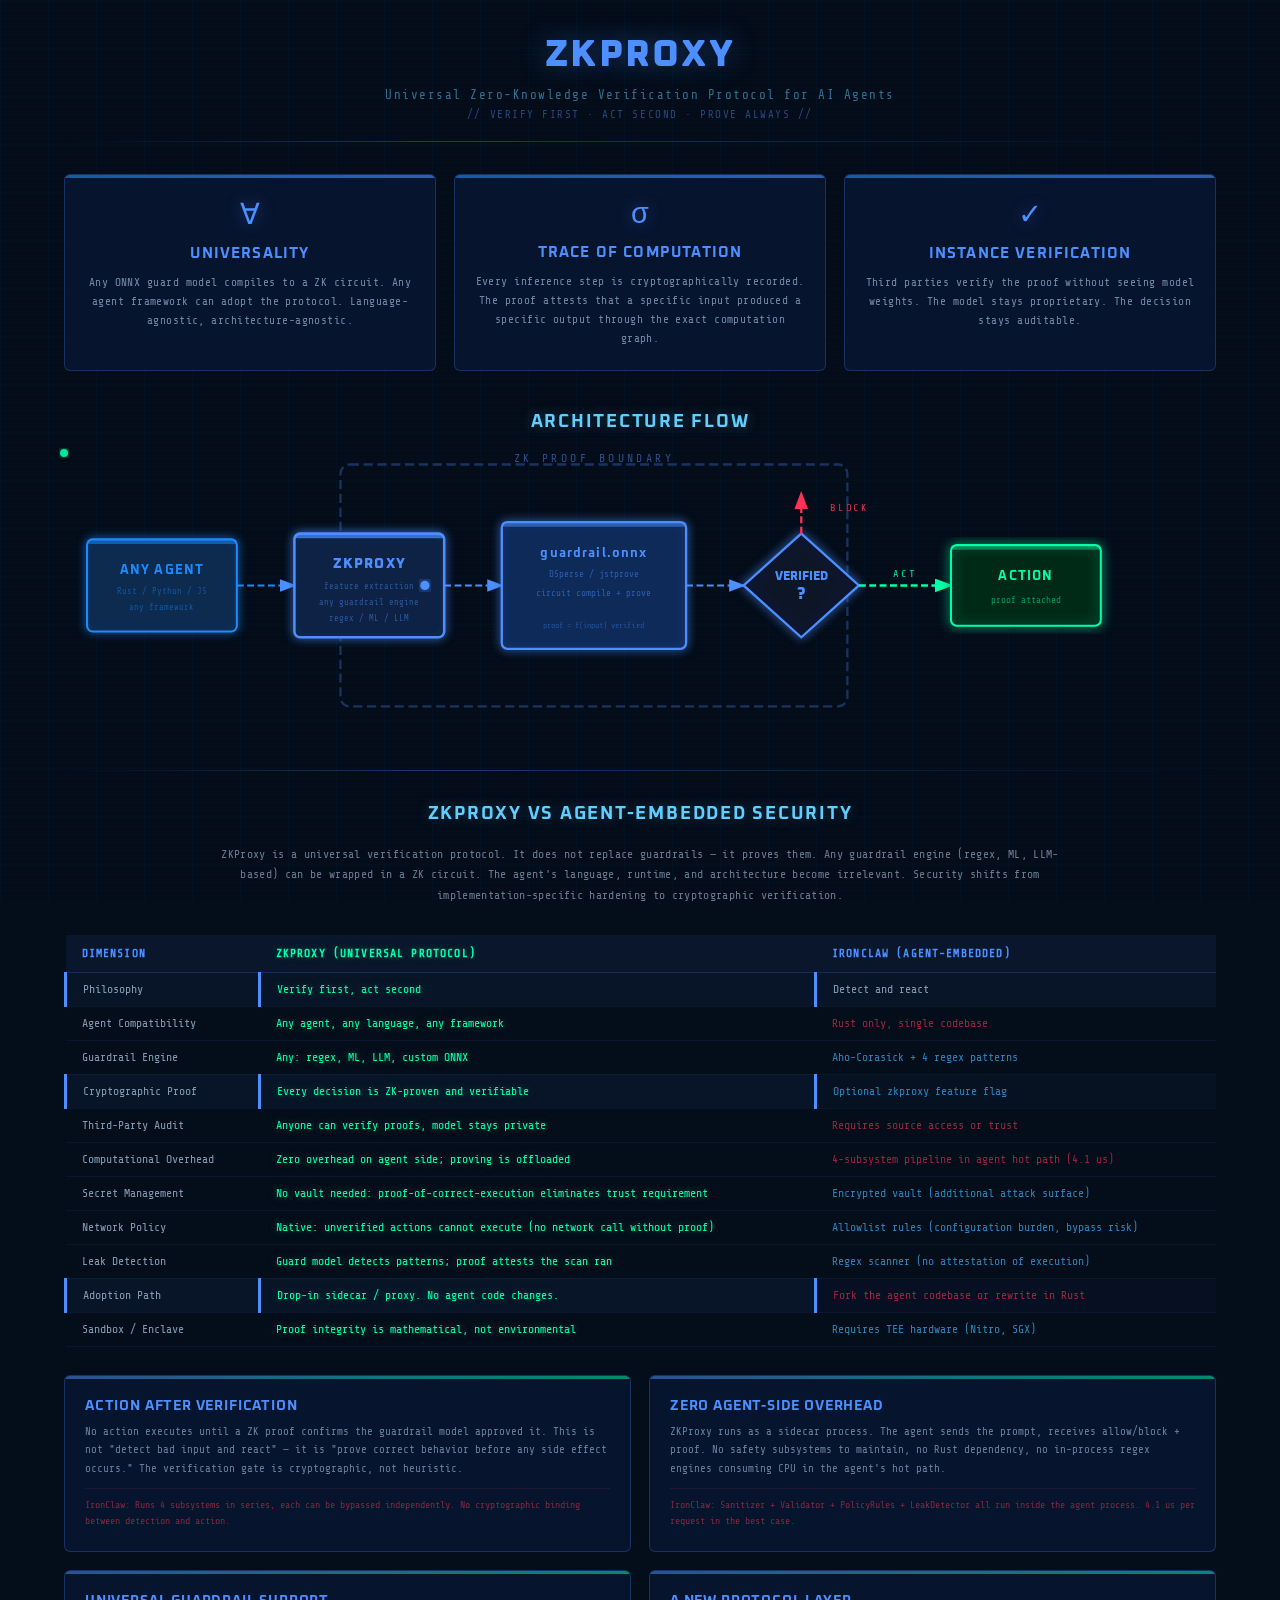
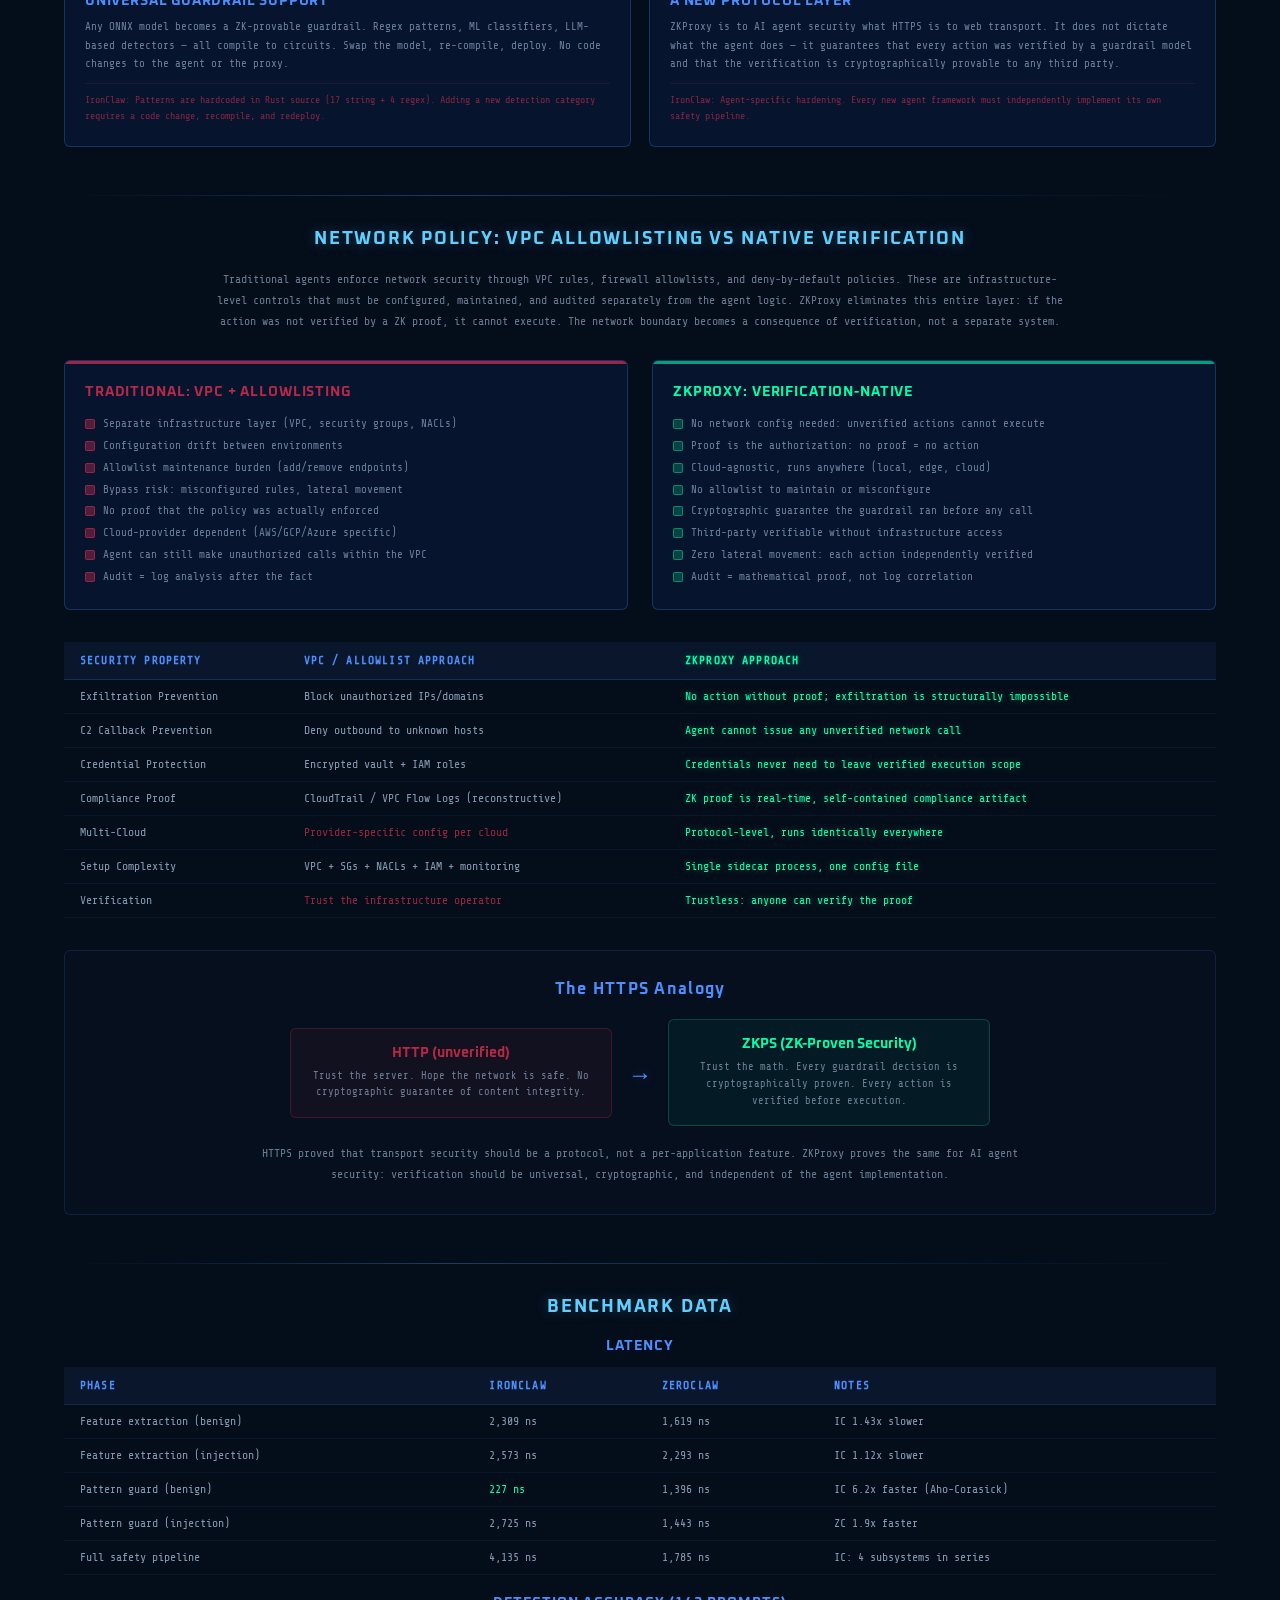
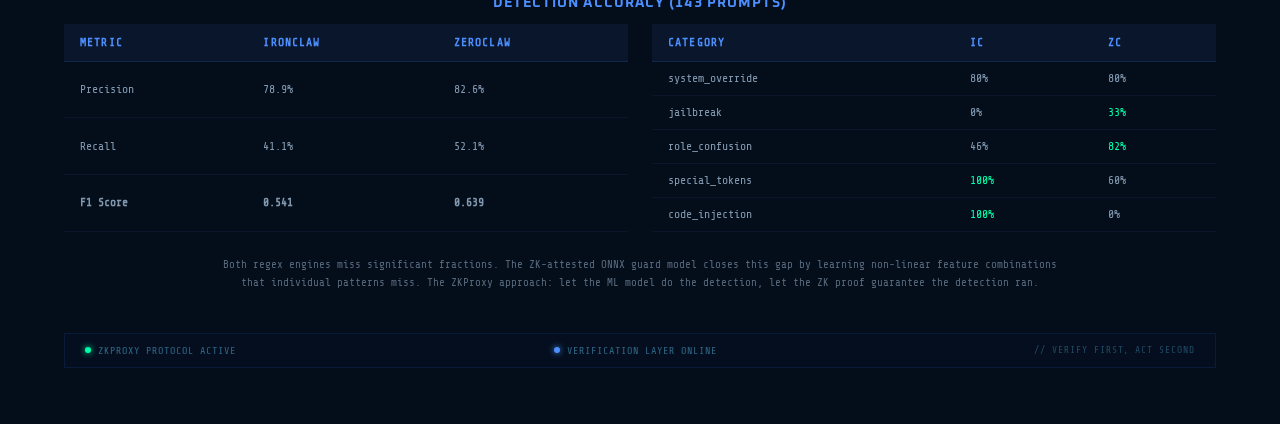
<file: docs/architechure.html>
<!DOCTYPE html>
<html lang="en">
<head>
<meta charset="UTF-8">
<meta name="viewport" content="width=device-width, initial-scale=1.0">
<title>ZKProxy — Universal Verification Protocol for AI Agents</title>
<style>
  @import url('https://fonts.googleapis.com/css2?family=Share+Tech+Mono&family=Oxanium:wght@400;700;800&display=swap');
  :root {
    --bg:#040d1a; --grid:rgba(0,140,255,0.04);
    --green:#00ffaa; --blue:#1a8cff;
    --blue-mid:#2a7fff; --blue-sky:#38b6ff;
    --blue-corn:#4d8fff; --blue-steel:#60cfff;
    --red:#ff3355;
    --text:#b8d4f0; --panel:rgba(4,15,35,0.96);
    --cyan:#60cfff; --cyan-dim:rgba(96,207,255,0.5);
    --card-bg:rgba(8,22,50,0.85); --card-border:rgba(77,143,255,0.25);
    --zk-glow:rgba(77,143,255,0.4);
  }
  *{margin:0;padding:0;box-sizing:border-box;}
  body{background:var(--bg);font-family:'Oxanium',sans-serif;color:var(--text);min-height:100vh;overflow-x:hidden;position:relative;}
  body::before{content:'';position:fixed;inset:0;background-image:linear-gradient(var(--grid) 1px,transparent 1px),linear-gradient(90deg,var(--grid) 1px,transparent 1px);background-size:48px 48px;pointer-events:none;z-index:0;}
  body::after{content:'';position:fixed;inset:0;background:repeating-linear-gradient(0deg,transparent,transparent 2px,rgba(0,0,0,0.06) 2px,rgba(0,0,0,0.06) 4px);pointer-events:none;z-index:1;}
  .wrapper{position:relative;z-index:2;padding:32px 24px 56px;max-width:1200px;margin:0 auto;}

  header{text-align:center;margin-bottom:12px;}
  header h1{font-weight:800;font-size:clamp(1.5rem,3.5vw,2.4rem);letter-spacing:0.06em;color:var(--blue-corn);text-shadow:0 0 28px var(--zk-glow);text-transform:uppercase;line-height:1.2;}
  header p.subtitle{font-family:'Share Tech Mono',monospace;font-size:0.78rem;color:var(--cyan-dim);letter-spacing:0.12em;margin-top:10px;}
  header p.tagline{font-family:'Share Tech Mono',monospace;font-size:0.68rem;color:rgba(77,143,255,0.45);letter-spacing:0.14em;margin-top:6px;}
  .divider{width:100%;height:1px;background:linear-gradient(90deg,transparent,var(--blue-corn),rgba(26,140,255,0.5),transparent);margin:20px 0 32px;opacity:0.35;}

  h2.section-title{font-size:1.1rem;font-weight:700;color:var(--cyan);letter-spacing:0.1em;text-transform:uppercase;margin-bottom:20px;text-align:center;text-shadow:0 0 14px rgba(96,207,255,0.3);}

  /* ZK Properties Banner */
  .zk-props{display:grid;grid-template-columns:repeat(3,1fr);gap:18px;margin-bottom:40px;}
  .zk-card{background:var(--card-bg);border:1px solid var(--card-border);border-radius:6px;padding:22px 20px;text-align:center;position:relative;overflow:hidden;transition:border-color 0.3s,box-shadow 0.3s;}
  .zk-card:hover{border-color:var(--blue-corn);box-shadow:0 0 24px rgba(77,143,255,0.15);}
  .zk-card::before{content:'';position:absolute;top:0;left:0;right:0;height:3px;background:linear-gradient(90deg,var(--blue),var(--blue-corn));opacity:0.6;}
  .zk-card h3{font-size:0.92rem;font-weight:700;color:var(--blue-corn);letter-spacing:0.08em;text-transform:uppercase;margin-bottom:10px;}
  .zk-card p{font-family:'Share Tech Mono',monospace;font-size:0.7rem;color:rgba(184,212,240,0.6);line-height:1.7;letter-spacing:0.04em;}
  .zk-card .icon{font-size:1.8rem;margin-bottom:10px;display:block;color:var(--blue-corn);text-shadow:0 0 16px var(--zk-glow);}

  /* Architecture SVG */
  .arch-section{margin-bottom:40px;}
  @keyframes dash{to{stroke-dashoffset:-20;}}
  @keyframes blink{0%,100%{opacity:1}50%{opacity:.2}}
  .da{animation:dash .8s linear infinite;}
  .db{animation:dash 1.2s linear infinite;}

  /* Comparison Section */
  .comparison-page{margin-bottom:48px;page-break-before:always;}
  .comparison-page .intro{font-family:'Share Tech Mono',monospace;font-size:0.72rem;color:rgba(184,212,240,0.55);line-height:1.8;text-align:center;max-width:860px;margin:0 auto 28px;letter-spacing:0.03em;}

  table{width:100%;border-collapse:collapse;font-family:'Share Tech Mono',monospace;font-size:0.72rem;}
  th{background:rgba(77,143,255,0.08);color:var(--blue-corn);font-weight:700;text-transform:uppercase;letter-spacing:0.1em;padding:12px 16px;text-align:left;border-bottom:1px solid rgba(77,143,255,0.2);}
  td{padding:10px 16px;border-bottom:1px solid rgba(77,143,255,0.08);color:rgba(184,212,240,0.7);}
  tr:hover td{background:rgba(77,143,255,0.04);}
  .check{color:var(--green);text-shadow:0 0 8px rgba(0,255,170,0.4);}
  .cross{color:var(--red);opacity:0.6;}
  .partial{color:var(--blue-sky);opacity:0.7;}
  .highlight-row td{background:rgba(77,143,255,0.06);border-left:3px solid var(--blue-corn);}
  th.zk-col{color:var(--green);text-shadow:0 0 8px rgba(0,255,170,0.3);}

  /* Principle Cards */
  .principle-grid{display:grid;grid-template-columns:repeat(2,1fr);gap:18px;margin:28px 0 40px;}
  .principle-card{background:var(--card-bg);border:1px solid var(--card-border);border-radius:6px;padding:22px 20px;position:relative;overflow:hidden;transition:border-color 0.3s,box-shadow 0.3s;}
  .principle-card:hover{border-color:var(--blue-corn);box-shadow:0 0 20px rgba(77,143,255,0.12);}
  .principle-card::before{content:'';position:absolute;top:0;left:0;right:0;height:3px;background:linear-gradient(90deg,var(--blue-corn),var(--green));opacity:0.5;}
  .principle-card h3{font-size:0.85rem;font-weight:700;color:var(--blue-corn);letter-spacing:0.06em;text-transform:uppercase;margin-bottom:8px;}
  .principle-card p{font-family:'Share Tech Mono',monospace;font-size:0.68rem;color:rgba(184,212,240,0.55);line-height:1.7;}
  .principle-card .vs{font-family:'Share Tech Mono',monospace;font-size:0.62rem;color:rgba(255,51,85,0.5);margin-top:10px;line-height:1.6;border-top:1px solid rgba(255,51,85,0.1);padding-top:8px;}

  /* Network Section */
  .network-page{margin-bottom:48px;page-break-before:always;}
  .net-compare{display:grid;grid-template-columns:1fr 1fr;gap:24px;margin:24px 0 32px;}
  .net-box{background:var(--card-bg);border:1px solid var(--card-border);border-radius:6px;padding:22px 20px;position:relative;overflow:hidden;}
  .net-box::before{content:'';position:absolute;top:0;left:0;right:0;height:3px;opacity:0.6;}
  .net-box.legacy::before{background:var(--red);}
  .net-box.zkp::before{background:var(--green);}
  .net-box h3{font-size:0.9rem;font-weight:700;letter-spacing:0.06em;text-transform:uppercase;margin-bottom:12px;}
  .net-box.legacy h3{color:rgba(255,51,85,0.7);}
  .net-box.zkp h3{color:var(--green);}
  .net-box ul{list-style:none;padding:0;}
  .net-box ul li{font-family:'Share Tech Mono',monospace;font-size:0.68rem;color:rgba(184,212,240,0.55);line-height:2;padding-left:18px;position:relative;}
  .net-box ul li::before{content:'';position:absolute;left:0;top:50%;transform:translateY(-50%);width:8px;height:8px;border-radius:2px;}
  .net-box.legacy ul li::before{background:rgba(255,51,85,0.3);border:1px solid rgba(255,51,85,0.4);}
  .net-box.zkp ul li::before{background:rgba(0,255,170,0.2);border:1px solid rgba(0,255,170,0.4);}

  /* Protocol Analogy */
  .protocol-section{text-align:center;margin:32px 0 40px;padding:28px 24px;border:1px solid rgba(77,143,255,0.15);background:rgba(77,143,255,0.02);border-radius:6px;}
  .protocol-section h3{font-size:1rem;font-weight:700;color:var(--blue-corn);letter-spacing:0.08em;margin-bottom:14px;}
  .protocol-section p{font-family:'Share Tech Mono',monospace;font-size:0.72rem;color:rgba(184,212,240,0.55);line-height:1.8;max-width:800px;margin:0 auto;}
  .protocol-analogy{display:grid;grid-template-columns:1fr auto 1fr;gap:16px;align-items:center;margin-top:20px;max-width:700px;margin-left:auto;margin-right:auto;}
  .proto-box{padding:16px;border-radius:6px;text-align:center;}
  .proto-box.http{background:rgba(255,51,85,0.05);border:1px solid rgba(255,51,85,0.2);}
  .proto-box.https{background:rgba(0,255,170,0.05);border:1px solid rgba(0,255,170,0.2);}
  .proto-box h4{font-size:0.85rem;font-weight:700;margin-bottom:6px;}
  .proto-box.http h4{color:rgba(255,51,85,0.7);}
  .proto-box.https h4{color:var(--green);}
  .proto-box p{font-family:'Share Tech Mono',monospace;font-size:0.65rem;line-height:1.6;}
  .proto-arrow{font-size:1.5rem;color:var(--blue-corn);text-shadow:0 0 12px var(--zk-glow);}

  /* Benchmark */
  .bench-section{margin-bottom:40px;}
  .bench-section h3{font-size:0.85rem;font-weight:700;color:var(--blue-corn);letter-spacing:0.08em;text-transform:uppercase;margin:20px 0 12px;text-align:center;}
  .bench-grid{display:grid;grid-template-columns:1fr 1fr;gap:24px;margin-bottom:24px;}

  /* Status Bar */
  .status-bar{display:flex;justify-content:space-between;align-items:center;margin-top:24px;padding:11px 20px;border:1px solid rgba(42,127,255,0.12);background:rgba(42,127,255,0.02);}
  .si{font-family:'Share Tech Mono',monospace;font-size:0.63rem;color:rgba(96,207,255,0.45);letter-spacing:0.1em;display:flex;align-items:center;gap:7px;}
  .sd{width:6px;height:6px;border-radius:50%;background:var(--green);animation:blink 2s infinite;box-shadow:0 0 6px var(--green);}
  .sd.b{background:var(--blue-corn);box-shadow:0 0 6px var(--blue-corn);animation-delay:.6s;}

  @media(max-width:800px){
    .zk-props,.principle-grid,.net-compare,.bench-grid{grid-template-columns:1fr;}
    .protocol-analogy{grid-template-columns:1fr;}
    .proto-arrow{transform:rotate(90deg);}
  }
</style>
</head>
<body>
<div class="wrapper">
  <header>
    <h1>ZKProxy</h1>
    <p class="subtitle">Universal Zero-Knowledge Verification Protocol for AI Agents</p>
    <p class="tagline">// VERIFY FIRST &middot; ACT SECOND &middot; PROVE ALWAYS //</p>
  </header>
  <div class="divider"></div>

  <!-- ZK Properties -->
  <div class="zk-props">
    <div class="zk-card">
      <span class="icon">&#x2200;</span>
      <h3>Universality</h3>
      <p>Any ONNX guard model compiles to a ZK circuit. Any agent framework can adopt the protocol. Language-agnostic, architecture-agnostic.</p>
    </div>
    <div class="zk-card">
      <span class="icon">&#x03C3;</span>
      <h3>Trace of Computation</h3>
      <p>Every inference step is cryptographically recorded. The proof attests that a specific input produced a specific output through the exact computation graph.</p>
    </div>
    <div class="zk-card">
      <span class="icon">&#x2713;</span>
      <h3>Instance Verification</h3>
      <p>Third parties verify the proof without seeing model weights. The model stays proprietary. The decision stays auditable.</p>
    </div>
  </div>

  <!-- Architecture Flow -->
  <div class="arch-section">
    <h2 class="section-title">Architecture Flow</h2>
    <svg viewBox="0 0 1000 240" style="width:100%;overflow:visible;display:block" xmlns="http://www.w3.org/2000/svg">
      <defs>
        <filter id="glow"><feGaussianBlur stdDeviation="4" result="b"/><feMerge><feMergeNode in="b"/><feMergeNode in="SourceGraphic"/></feMerge></filter>
        <filter id="glowG"><feGaussianBlur stdDeviation="5" result="b"/><feMerge><feMergeNode in="b"/><feMergeNode in="SourceGraphic"/></feMerge></filter>
        <marker id="aBlue" markerWidth="8" markerHeight="8" refX="7" refY="3" orient="auto"><path d="M0,0 L0,6 L8,3Z" fill="#4d8fff"/></marker>
        <marker id="aGreen" markerWidth="8" markerHeight="8" refX="7" refY="3" orient="auto"><path d="M0,0 L0,6 L8,3Z" fill="#00ffaa"/></marker>
        <marker id="aRed" markerWidth="8" markerHeight="8" refX="7" refY="3" orient="auto"><path d="M0,0 L0,6 L8,3Z" fill="#ff3355"/></marker>
      </defs>

      <!-- ZK Proof boundary -->
      <rect x="240" y="10" width="440" height="210" rx="8" fill="none" stroke="rgba(77,143,255,0.3)" stroke-width="2" stroke-dasharray="8,4"/>
      <text x="460" y="8" text-anchor="middle" font-family="'Share Tech Mono',monospace" font-size="10" fill="rgba(77,143,255,0.5)" letter-spacing="3">ZK PROOF BOUNDARY</text>

      <!-- Any Agent -->
      <g>
        <rect x="20" y="75" width="130" height="80" rx="5" fill="rgba(13,42,80,0.9)" stroke="#1a8cff" stroke-width="1.8" filter="url(#glow)"/>
        <rect x="20" y="75" width="130" height="4" rx="2" fill="#1a8cff" opacity="0.5"/>
        <text x="85" y="105" text-anchor="middle" font-family="'Oxanium',sans-serif" font-size="11" font-weight="700" fill="#1a8cff" letter-spacing="1">ANY AGENT</text>
        <text x="85" y="122" text-anchor="middle" font-family="'Share Tech Mono',monospace" font-size="7.5" fill="rgba(26,140,255,0.45)">Rust / Python / JS</text>
        <text x="85" y="136" text-anchor="middle" font-family="'Share Tech Mono',monospace" font-size="7.5" fill="rgba(26,140,255,0.45)">any framework</text>
      </g>

      <!-- Arrow: Agent -> ZKProxy -->
      <line x1="150" y1="115" x2="200" y2="115" stroke="#1a8cff" stroke-width="1.8" marker-end="url(#aBlue)" stroke-dasharray="6,3" class="da"/>

      <!-- ZKProxy -->
      <g>
        <rect x="200" y="70" width="130" height="90" rx="5" fill="rgba(10,34,68,0.95)" stroke="#4d8fff" stroke-width="2.2" filter="url(#glow)"/>
        <rect x="200" y="70" width="130" height="4" rx="2" fill="#4d8fff" opacity="0.7"/>
        <text x="265" y="100" text-anchor="middle" font-family="'Oxanium',sans-serif" font-size="12" font-weight="800" fill="#4d8fff" letter-spacing="1">ZKPROXY</text>
        <text x="265" y="118" text-anchor="middle" font-family="'Share Tech Mono',monospace" font-size="7.5" fill="rgba(77,143,255,0.48)">feature extraction</text>
        <text x="265" y="132" text-anchor="middle" font-family="'Share Tech Mono',monospace" font-size="7.5" fill="rgba(77,143,255,0.48)">any guardrail engine</text>
        <text x="265" y="146" text-anchor="middle" font-family="'Share Tech Mono',monospace" font-size="7.5" fill="rgba(77,143,255,0.48)">regex / ML / LLM</text>
      </g>

      <!-- Arrow: ZKProxy -> ONNX -->
      <line x1="330" y1="115" x2="380" y2="115" stroke="#4d8fff" stroke-width="1.8" marker-end="url(#aBlue)" stroke-dasharray="6,3" class="da"/>

      <!-- ONNX Model -->
      <g>
        <rect x="380" y="60" width="160" height="110" rx="5" fill="rgba(14,42,90,0.85)" stroke="#4d8fff" stroke-width="2" filter="url(#glow)"/>
        <rect x="380" y="60" width="160" height="4" rx="2" fill="#4d8fff" opacity="0.5"/>
        <text x="460" y="90" text-anchor="middle" font-family="'Oxanium',sans-serif" font-size="11" font-weight="700" fill="#4d8fff" letter-spacing="1">guardrail.onnx</text>
        <text x="460" y="108" text-anchor="middle" font-family="'Share Tech Mono',monospace" font-size="8" fill="rgba(77,143,255,0.5)">DSperse / jstprove</text>
        <text x="460" y="124" text-anchor="middle" font-family="'Share Tech Mono',monospace" font-size="8" fill="rgba(77,143,255,0.5)">circuit compile + prove</text>
        <text x="460" y="152" text-anchor="middle" font-family="'Share Tech Mono',monospace" font-size="7" fill="rgba(77,143,255,0.4)">proof = f(input) verified</text>
      </g>

      <!-- Arrow: ONNX -> Decision -->
      <line x1="540" y1="115" x2="590" y2="115" stroke="#4d8fff" stroke-width="1.8" marker-end="url(#aBlue)" stroke-dasharray="6,3" class="db"/>

      <!-- Decision -->
      <g>
        <polygon points="640,70 690,115 640,160 590,115" fill="rgba(7,18,40,0.95)" stroke="#4d8fff" stroke-width="2" filter="url(#glow)"/>
        <text x="640" y="110" text-anchor="middle" font-family="'Oxanium',sans-serif" font-size="10" font-weight="800" fill="#4d8fff">VERIFIED</text>
        <text x="640" y="127" text-anchor="middle" font-family="'Oxanium',sans-serif" font-size="14" font-weight="800" fill="#4d8fff">?</text>
      </g>

      <!-- ALLOW -->
      <line x1="690" y1="115" x2="770" y2="115" stroke="#00ffaa" stroke-width="2" marker-end="url(#aGreen)" stroke-dasharray="6,3" class="da"/>
      <text x="730" y="108" text-anchor="middle" font-family="'Share Tech Mono',monospace" font-size="9" fill="#00ffaa" letter-spacing="1.5" opacity="0.9">ACT</text>

      <!-- BLOCK -->
      <line x1="640" y1="70" x2="640" y2="35" stroke="#ff3355" stroke-width="2" marker-end="url(#aRed)" stroke-dasharray="6,3" class="da"/>
      <text x="665" y="50" font-family="'Share Tech Mono',monospace" font-size="9" fill="#ff3355" letter-spacing="1.5" opacity="0.9">BLOCK</text>

      <!-- ACT output -->
      <g>
        <rect x="770" y="80" width="130" height="70" rx="5" fill="rgba(0,42,24,0.85)" stroke="#00ffaa" stroke-width="1.8" filter="url(#glowG)"/>
        <rect x="770" y="80" width="130" height="4" rx="2" fill="#00ffaa" opacity="0.4"/>
        <text x="835" y="110" text-anchor="middle" font-family="'Oxanium',sans-serif" font-size="11" font-weight="700" fill="#00ffaa" letter-spacing="1">ACTION</text>
        <text x="835" y="130" text-anchor="middle" font-family="'Share Tech Mono',monospace" font-size="8" fill="rgba(0,255,170,0.5)">proof attached</text>
      </g>

      <!-- Animated particle -->
      <circle r="4" fill="#4d8fff" filter="url(#glow)" opacity="0.9">
        <animateMotion dur="2.5s" repeatCount="indefinite"><mpath href="#flow1"/></animateMotion>
        <animate attributeName="opacity" values="0;1;1;0" dur="2.5s" repeatCount="indefinite"/>
      </circle>
      <path id="flow1" d="M150,115 L200,115 L330,115 L380,115 L540,115 L590,115" fill="none"/>
      <circle r="3.5" fill="#00ffaa" filter="url(#glowG)" opacity="0.9">
        <animateMotion dur="1.5s" repeatCount="indefinite" begin="1.5s"><mpath href="#flow2"/></animateMotion>
        <animate attributeName="opacity" values="0;1;1;0" dur="1.5s" repeatCount="indefinite" begin="1.5s"/>
      </circle>
      <path id="flow2" d="M690,115 L770,115" fill="none"/>
    </svg>
  </div>

  <!-- =========================================================== -->
  <!-- PAGE 1: ZKProxy vs IronClaw Comparison                      -->
  <!-- =========================================================== -->
  <div class="comparison-page" id="comparison">
    <div class="divider"></div>
    <h2 class="section-title">ZKProxy vs Agent-Embedded Security</h2>
    <p class="intro">ZKProxy is a universal verification protocol. It does not replace guardrails — it proves them. Any guardrail engine (regex, ML, LLM-based) can be wrapped in a ZK circuit. The agent's language, runtime, and architecture become irrelevant. Security shifts from implementation-specific hardening to cryptographic verification.</p>

    <table>
      <thead>
        <tr>
          <th>Dimension</th>
          <th class="zk-col">ZKProxy (Universal Protocol)</th>
          <th>IronClaw (Agent-Embedded)</th>
        </tr>
      </thead>
      <tbody>
        <tr class="highlight-row">
          <td>Philosophy</td>
          <td class="check">Verify first, act second</td>
          <td>Detect and react</td>
        </tr>
        <tr>
          <td>Agent Compatibility</td>
          <td class="check">Any agent, any language, any framework</td>
          <td class="cross">Rust only, single codebase</td>
        </tr>
        <tr>
          <td>Guardrail Engine</td>
          <td class="check">Any: regex, ML, LLM, custom ONNX</td>
          <td class="partial">Aho-Corasick + 4 regex patterns</td>
        </tr>
        <tr class="highlight-row">
          <td>Cryptographic Proof</td>
          <td class="check">Every decision is ZK-proven and verifiable</td>
          <td class="partial">Optional zkproxy feature flag</td>
        </tr>
        <tr>
          <td>Third-Party Audit</td>
          <td class="check">Anyone can verify proofs, model stays private</td>
          <td class="cross">Requires source access or trust</td>
        </tr>
        <tr>
          <td>Computational Overhead</td>
          <td class="check">Zero overhead on agent side; proving is offloaded</td>
          <td class="cross">4-subsystem pipeline in agent hot path (4.1 us)</td>
        </tr>
        <tr>
          <td>Secret Management</td>
          <td class="check">No vault needed: proof-of-correct-execution eliminates trust requirement</td>
          <td class="partial">Encrypted vault (additional attack surface)</td>
        </tr>
        <tr>
          <td>Network Policy</td>
          <td class="check">Native: unverified actions cannot execute (no network call without proof)</td>
          <td class="partial">Allowlist rules (configuration burden, bypass risk)</td>
        </tr>
        <tr>
          <td>Leak Detection</td>
          <td class="check">Guard model detects patterns; proof attests the scan ran</td>
          <td class="partial">Regex scanner (no attestation of execution)</td>
        </tr>
        <tr class="highlight-row">
          <td>Adoption Path</td>
          <td class="check">Drop-in sidecar / proxy. No agent code changes.</td>
          <td class="cross">Fork the agent codebase or rewrite in Rust</td>
        </tr>
        <tr>
          <td>Sandbox / Enclave</td>
          <td class="check">Proof integrity is mathematical, not environmental</td>
          <td class="partial">Requires TEE hardware (Nitro, SGX)</td>
        </tr>
      </tbody>
    </table>

    <div class="principle-grid">
      <div class="principle-card">
        <h3>Action After Verification</h3>
        <p>No action executes until a ZK proof confirms the guardrail model approved it. This is not "detect bad input and react" — it is "prove correct behavior before any side effect occurs." The verification gate is cryptographic, not heuristic.</p>
        <div class="vs">IronClaw: Runs 4 subsystems in series, each can be bypassed independently. No cryptographic binding between detection and action.</div>
      </div>
      <div class="principle-card">
        <h3>Zero Agent-Side Overhead</h3>
        <p>ZKProxy runs as a sidecar process. The agent sends the prompt, receives allow/block + proof. No safety subsystems to maintain, no Rust dependency, no in-process regex engines consuming CPU in the agent's hot path.</p>
        <div class="vs">IronClaw: Sanitizer + Validator + PolicyRules + LeakDetector all run inside the agent process. 4.1 us per request in the best case.</div>
      </div>
      <div class="principle-card">
        <h3>Universal Guardrail Support</h3>
        <p>Any ONNX model becomes a ZK-provable guardrail. Regex patterns, ML classifiers, LLM-based detectors — all compile to circuits. Swap the model, re-compile, deploy. No code changes to the agent or the proxy.</p>
        <div class="vs">IronClaw: Patterns are hardcoded in Rust source (17 string + 4 regex). Adding a new detection category requires a code change, recompile, and redeploy.</div>
      </div>
      <div class="principle-card">
        <h3>A New Protocol Layer</h3>
        <p>ZKProxy is to AI agent security what HTTPS is to web transport. It does not dictate what the agent does — it guarantees that every action was verified by a guardrail model and that the verification is cryptographically provable to any third party.</p>
        <div class="vs">IronClaw: Agent-specific hardening. Every new agent framework must independently implement its own safety pipeline.</div>
      </div>
    </div>
  </div>

  <!-- =========================================================== -->
  <!-- PAGE 2: Network / VPC Policy vs ZKProxy Native Verification -->
  <!-- =========================================================== -->
  <div class="network-page" id="network">
    <div class="divider"></div>
    <h2 class="section-title">Network Policy: VPC Allowlisting vs Native Verification</h2>
    <p class="intro" style="font-family:'Share Tech Mono',monospace;font-size:0.72rem;color:rgba(184,212,240,0.55);line-height:1.8;text-align:center;max-width:860px;margin:0 auto 28px;">Traditional agents enforce network security through VPC rules, firewall allowlists, and deny-by-default policies. These are infrastructure-level controls that must be configured, maintained, and audited separately from the agent logic. ZKProxy eliminates this entire layer: if the action was not verified by a ZK proof, it cannot execute. The network boundary becomes a consequence of verification, not a separate system.</p>

    <div class="net-compare">
      <div class="net-box legacy">
        <h3>Traditional: VPC + Allowlisting</h3>
        <ul>
          <li>Separate infrastructure layer (VPC, security groups, NACLs)</li>
          <li>Configuration drift between environments</li>
          <li>Allowlist maintenance burden (add/remove endpoints)</li>
          <li>Bypass risk: misconfigured rules, lateral movement</li>
          <li>No proof that the policy was actually enforced</li>
          <li>Cloud-provider dependent (AWS/GCP/Azure specific)</li>
          <li>Agent can still make unauthorized calls within the VPC</li>
          <li>Audit = log analysis after the fact</li>
        </ul>
      </div>
      <div class="net-box zkp">
        <h3>ZKProxy: Verification-Native</h3>
        <ul>
          <li>No network config needed: unverified actions cannot execute</li>
          <li>Proof is the authorization: no proof = no action</li>
          <li>Cloud-agnostic, runs anywhere (local, edge, cloud)</li>
          <li>No allowlist to maintain or misconfigure</li>
          <li>Cryptographic guarantee the guardrail ran before any call</li>
          <li>Third-party verifiable without infrastructure access</li>
          <li>Zero lateral movement: each action independently verified</li>
          <li>Audit = mathematical proof, not log correlation</li>
        </ul>
      </div>
    </div>

    <table>
      <thead>
        <tr>
          <th>Security Property</th>
          <th>VPC / Allowlist Approach</th>
          <th class="zk-col">ZKProxy Approach</th>
        </tr>
      </thead>
      <tbody>
        <tr>
          <td>Exfiltration Prevention</td>
          <td>Block unauthorized IPs/domains</td>
          <td class="check">No action without proof; exfiltration is structurally impossible</td>
        </tr>
        <tr>
          <td>C2 Callback Prevention</td>
          <td>Deny outbound to unknown hosts</td>
          <td class="check">Agent cannot issue any unverified network call</td>
        </tr>
        <tr>
          <td>Credential Protection</td>
          <td>Encrypted vault + IAM roles</td>
          <td class="check">Credentials never need to leave verified execution scope</td>
        </tr>
        <tr>
          <td>Compliance Proof</td>
          <td>CloudTrail / VPC Flow Logs (reconstructive)</td>
          <td class="check">ZK proof is real-time, self-contained compliance artifact</td>
        </tr>
        <tr>
          <td>Multi-Cloud</td>
          <td class="cross">Provider-specific config per cloud</td>
          <td class="check">Protocol-level, runs identically everywhere</td>
        </tr>
        <tr>
          <td>Setup Complexity</td>
          <td>VPC + SGs + NACLs + IAM + monitoring</td>
          <td class="check">Single sidecar process, one config file</td>
        </tr>
        <tr>
          <td>Verification</td>
          <td class="cross">Trust the infrastructure operator</td>
          <td class="check">Trustless: anyone can verify the proof</td>
        </tr>
      </tbody>
    </table>

    <div class="protocol-section">
      <h3>The HTTPS Analogy</h3>
      <div class="protocol-analogy">
        <div class="proto-box http">
          <h4>HTTP (unverified)</h4>
          <p>Trust the server. Hope the network is safe. No cryptographic guarantee of content integrity.</p>
        </div>
        <div class="proto-arrow">&#x2192;</div>
        <div class="proto-box https">
          <h4>ZKPS (ZK-Proven Security)</h4>
          <p>Trust the math. Every guardrail decision is cryptographically proven. Every action is verified before execution.</p>
        </div>
      </div>
      <p style="margin-top:18px;">HTTPS proved that transport security should be a protocol, not a per-application feature. ZKProxy proves the same for AI agent security: verification should be universal, cryptographic, and independent of the agent implementation.</p>
    </div>
  </div>

  <!-- Benchmark Results -->
  <div class="bench-section">
    <div class="divider"></div>
    <h2 class="section-title">Benchmark Data</h2>

    <h3>Latency</h3>
    <table>
      <thead>
        <tr><th>Phase</th><th>IronClaw</th><th>ZeroClaw</th><th>Notes</th></tr>
      </thead>
      <tbody>
        <tr><td>Feature extraction (benign)</td><td>2,309 ns</td><td>1,619 ns</td><td>IC 1.43x slower</td></tr>
        <tr><td>Feature extraction (injection)</td><td>2,573 ns</td><td>2,293 ns</td><td>IC 1.12x slower</td></tr>
        <tr><td>Pattern guard (benign)</td><td style="color:var(--green)">227 ns</td><td>1,396 ns</td><td>IC 6.2x faster (Aho-Corasick)</td></tr>
        <tr><td>Pattern guard (injection)</td><td>2,725 ns</td><td>1,443 ns</td><td>ZC 1.9x faster</td></tr>
        <tr><td>Full safety pipeline</td><td>4,135 ns</td><td>1,785 ns</td><td>IC: 4 subsystems in series</td></tr>
      </tbody>
    </table>

    <h3>Detection Accuracy (143 prompts)</h3>
    <div class="bench-grid">
      <table>
        <thead><tr><th>Metric</th><th>IronClaw</th><th>ZeroClaw</th></tr></thead>
        <tbody>
          <tr><td>Precision</td><td>78.9%</td><td>82.6%</td></tr>
          <tr><td>Recall</td><td>41.1%</td><td>52.1%</td></tr>
          <tr><td><strong>F1 Score</strong></td><td><strong>0.541</strong></td><td><strong>0.639</strong></td></tr>
        </tbody>
      </table>
      <table>
        <thead><tr><th>Category</th><th>IC</th><th>ZC</th></tr></thead>
        <tbody>
          <tr><td>system_override</td><td>80%</td><td>80%</td></tr>
          <tr><td>jailbreak</td><td>0%</td><td style="color:var(--green)">33%</td></tr>
          <tr><td>role_confusion</td><td>46%</td><td style="color:var(--green)">82%</td></tr>
          <tr><td>special_tokens</td><td style="color:var(--green)">100%</td><td>60%</td></tr>
          <tr><td>code_injection</td><td style="color:var(--green)">100%</td><td>0%</td></tr>
        </tbody>
      </table>
    </div>
    <p class="intro" style="font-family:'Share Tech Mono',monospace;font-size:0.68rem;color:rgba(184,212,240,0.45);line-height:1.7;text-align:center;max-width:860px;margin:12px auto 0;">Both regex engines miss significant fractions. The ZK-attested ONNX guard model closes this gap by learning non-linear feature combinations that individual patterns miss. The ZKProxy approach: let the ML model do the detection, let the ZK proof guarantee the detection ran.</p>
  </div>

  <!-- Status Bar -->
  <div class="status-bar">
    <div class="si"><div class="sd"></div>ZKPROXY PROTOCOL ACTIVE</div>
    <div class="si"><div class="sd b"></div>VERIFICATION LAYER ONLINE</div>
    <div class="si" style="color:rgba(96,207,255,0.3);font-size:.6rem">// VERIFY FIRST, ACT SECOND</div>
  </div>
</div>
</body>
</html>
</file>
